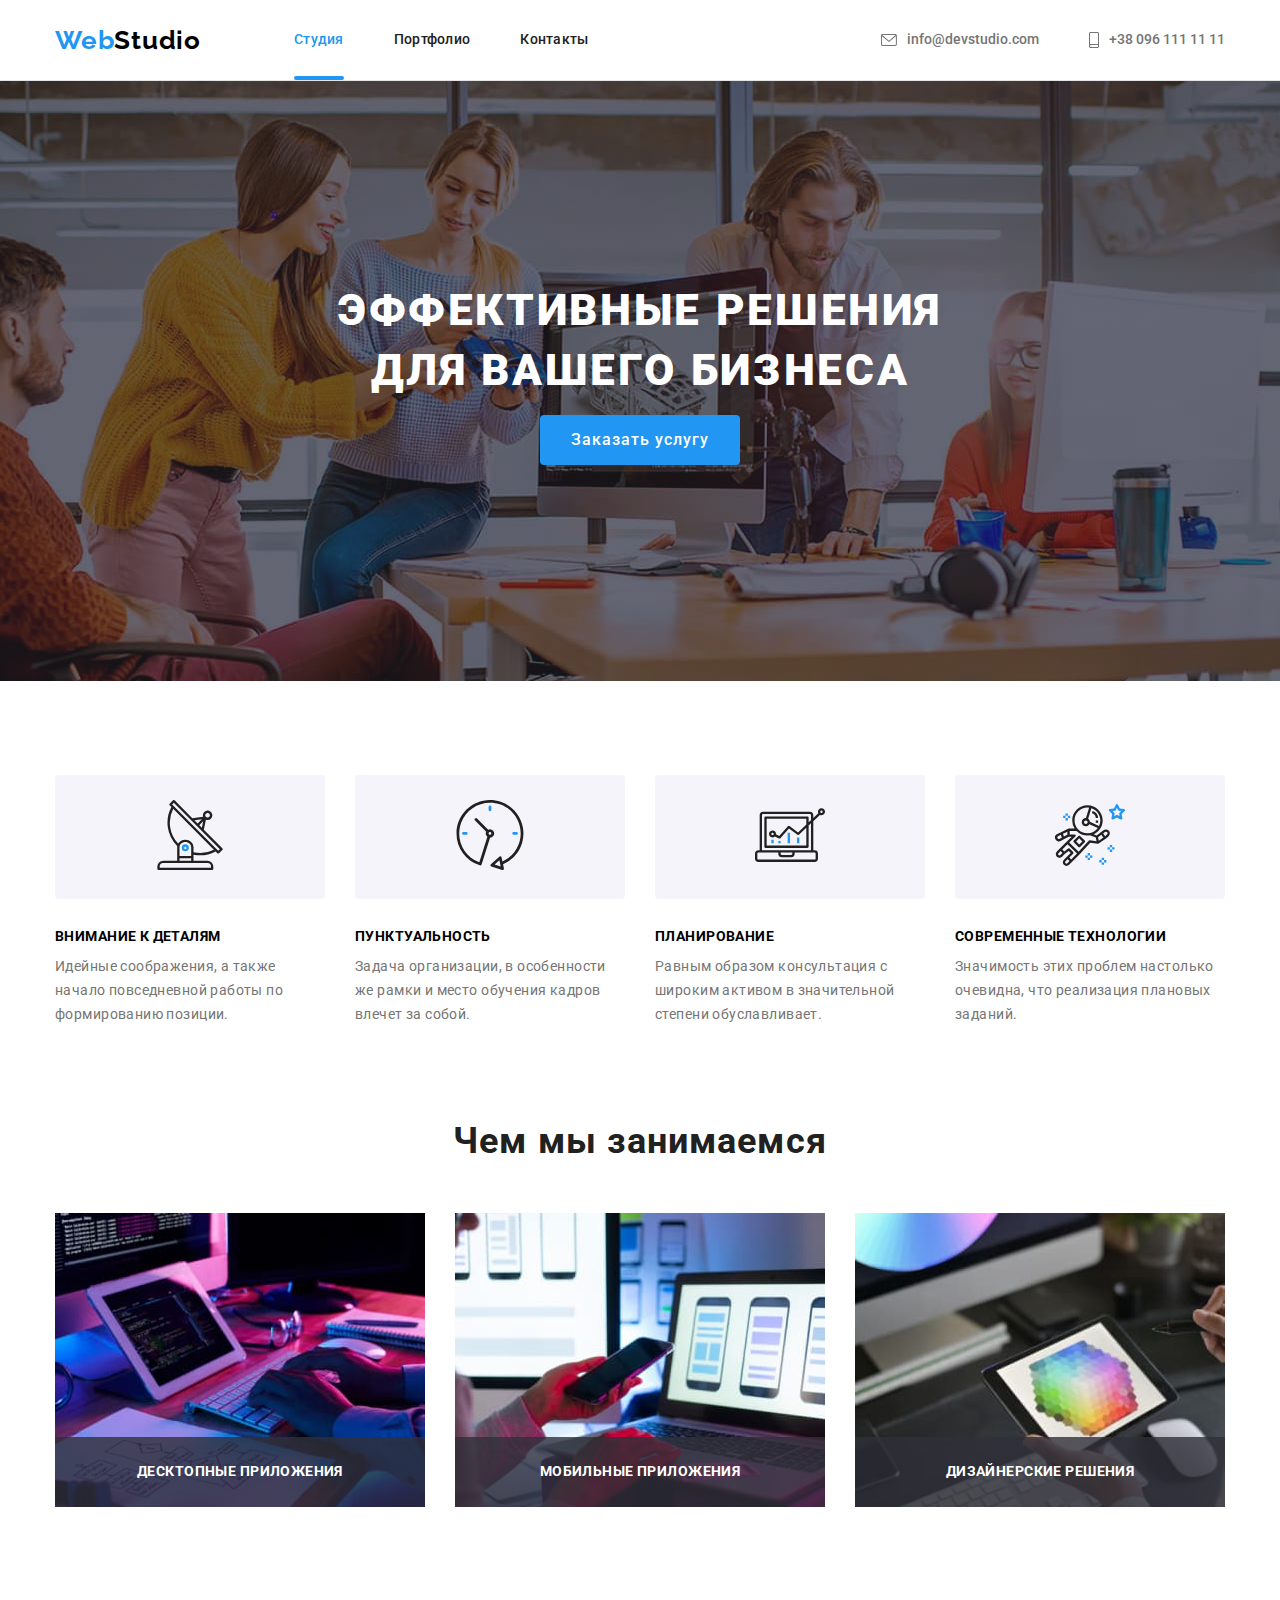
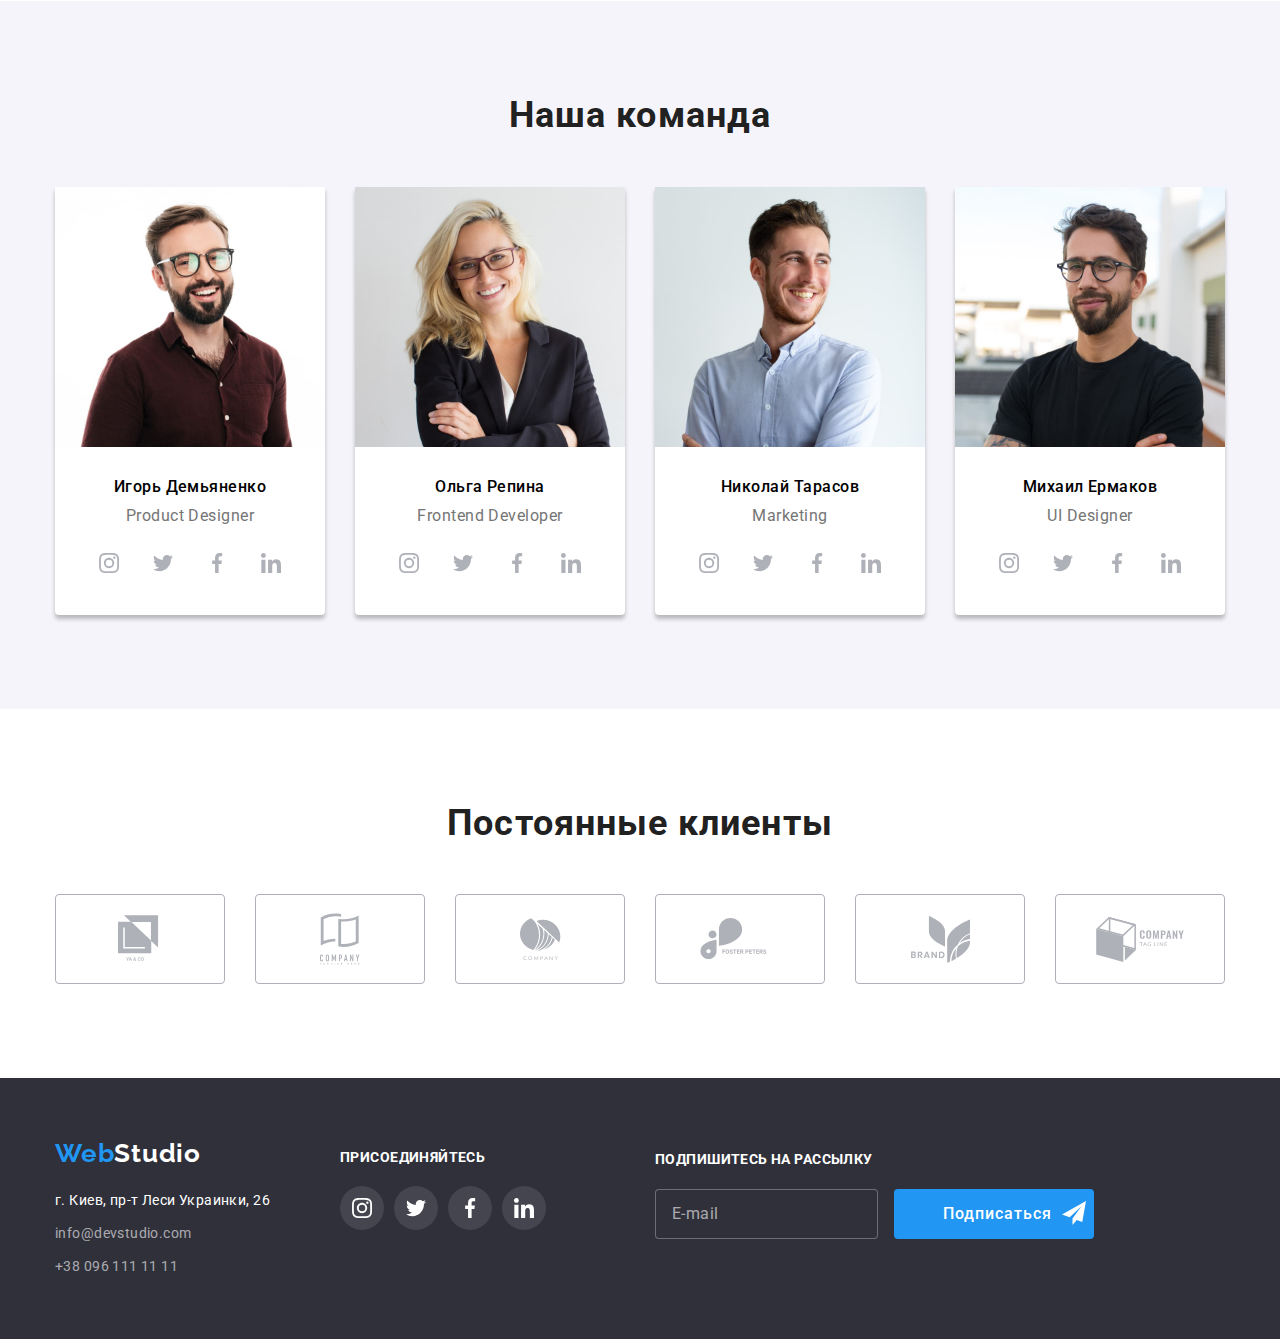
<file: index.html>
<!DOCTYPE html>
<html lang="ru">
<head>
    <meta charset="UTF-8">
    <meta name="viewport" content="width=device-width, initial-scale=1.0">
    <title>WebStudio</title>
    <link rel="stylesheet" href="https://cdnjs.cloudflare.com/ajax/libs/modern-normalize/1.0.0/modern-normalize.min.css">
    <link rel="preconnect" href="https://fonts.gstatic.com">
    <link href="https://fonts.googleapis.com/css2?family=Raleway:wght@700&family=Roboto:wght@400;500;700;900&display=swap"
        rel="stylesheet">
    <link rel="stylesheet" href="./css/styles.css">
</head>

<body>

    <header class="header">
        <div class="container">
            <a class="logo" href="index.html"><span class="web">Web</span><span class="studio">Studio</span></a>
            <nav>
                <ul class="nav-links">
                    <li class="item"><a class="nav-link current" href="index.html">Студия</a></li>
                    <li class="item"><a class="nav-link" href="portfolio.html">Портфолио</a></li>
                    <li class="item"><a class="nav-link" href="#">Контакты</a></li>
                </ul>
            </nav>
            <ul class="header-contacts">
                <li><a class="header-contact" href="mailto:info@devstudio.com">
                        <svg class="cont-icon" width="16" height="12">
                            <use href="./images/symbol-defs_opt.svg#icon-envelope"></use>
                        </svg>info@devstudio.com</a></li>
                <li><a class="header-contact" href="tel:+380961111111"> 
                        <svg class="cont-icon" width="10" height="16">
                            <use href="./images/symbol-defs_opt.svg#icon-smartphone"></use>
                        </svg> +38 096 111 11 11</a></li>
            </ul>
        </div>
    </header>

    <main>  
        <!--герой-->
        <section class="hero section">
            <div class="overlay">
                <div class="hero-title">
                    <h1 class="main-title">Эффективные решения для вашего бизнеса</h1>
                </div>
                <span class="hero-button">
                    <button class="button" type="button" data-modal-open>Заказать услугу</button>
                </span>
            </div>
        </section>

        <!--наши особенности-->
        <section class="our-peculiarities">
            <div class="container">
                <h2 class="visually-hidden">наши особенности</h2>
                <ul class="peculiarities">
                    <li class="p-item">
                        <div class="item-pecul">
                            <svg class="pec-image">
                                <use href="./images/symbol-defs_opt.svg#icon-antenna-1"></use>
                            </svg>
                        </div>
                        <h3>Внимание к деталям</h3>
                        <p>Идейные соображения, а также начало повседневной работы по формированию позиции.</p>
                    </li>
                    <li class="p-item">
                        <div class="item-pecul">
                            <svg class="pec-image">
                                <use href="./images/symbol-defs_opt.svg#icon-clock-1"></use>
                            </svg>
                        </div>
                        <h3>Пунктуальность</h3>
                        <p>Задача организации, в особенности же рамки и место обучения кадров влечет за собой.</p>
                    </li>
                    <li class="p-item">
                        <div class="item-pecul">
                            <svg class="pec-image">
                                <use href="./images/symbol-defs_opt.svg#icon-diagram-1"></use>
                            </svg>
                        </div>
                        <h3>Планирование</h3>
                        <p>Равным образом консультация с широким активом в значительной степени обуславливает.</p>
                    </li>
                    <li class="p-item">
                        <div class="item-pecul">
                            <svg class="pec-image">
                                <use href="./images/symbol-defs_opt.svg#icon-astronaut-1"></use>
                            </svg>
                        </div>
                        <h3>Современные технологии</h3>
                        <p>Значимость этих проблем настолько очевидна, что реализация плановых заданий.</p>
                    </li>
                </ul>
            </div>
        </section>

        <!--чем мы занимаемся-->
        <section class="b-features">
            <div class="container">
                <div class="our-business"><h2>Чем мы занимаемся</h2></div>
                <ul class="business-pict">
                    <li>
                        <div class="b-card">
                            <img src="./images/box_1.jpg" alt="человек набирает текст на клавиатуре" width="370">
                            <div class="b-text">
                                <h3>Десктопные приложения</h3>
                            </div>
                        </div>
                    </li>
                    <li>
                        <div class="b-card">
                            <img src="./images/box_2.jpg" alt="человек со смартфоном работает на ноутбуке" width="370">
                            <div class="b-text">
                                <h3>Мобильные приложения</h3>
                            </div>
                        </div>
                    </li>
                    <li>
                        <div class="b-card">
                            <img src="./images/box_3.jpg" alt="человек работает на планшете" width="370">
                            <div class="b-text">
                                <h3>Дизайнерские решения</h3>
                            </div>
                        </div>
                    </li>
                </ul>
            </div>
        </section>

        <!--карточки сотрудников-->
        <section class="stuff-cards">
            <div class="container">
                <h2>Наша команда</h2>
                <ul class="team-cards">
                    <li>
                        <img src="./images/img_team_1.jpg" alt="молодой мужчина дизайнер" width="270">
                        <h3>Игорь Демьяненко</h3>
                        <p>Product Designer</p>
                        <ul class="social-links">
                            <li class="s-links"><a class="button master" href="#">
                                <svg class="button-team">
                                    <use href="./images/symbol-defs_opt.svg#icon-instagram-2"></use>
                                </svg>
                            </a></li>
                            <li class="s-links"><a class="button master" href="#">
                                <svg class="button-team">
                                    <use href="./images/symbol-defs_opt.svg#icon-twitter-1"></use>
                                </svg>
                            </a></li>
                            <li class="s-links"><a class="button master" href="#">
                                <svg class="button-team">
                                    <use href="./images/symbol-defs_opt.svg#icon-facebook-1"></use>
                                </svg>
                            </a></li>
                            <li class="s-links"><a class="button master" href="#">
                                <svg class="button-team">
                                    <use href="./images/symbol-defs_opt.svg#icon-linkedin-1"></use>
                                </svg>
                            </a></li>
                        </ul>
                    </li> 
                    <li>
                        <img src="./images/img_team_2.jpg" alt="светловолосая девушка в очках" width="270">
                        <h3>Ольга Репина</h3>
                        <p>Frontend Developer</p>
                        <ul class="social-links">
                            <li class="s-links"><a class="button master" href="#">
                                    <svg class="button-team">
                                        <use href="./images/symbol-defs_opt.svg#icon-instagram-2"></use>
                                    </svg>
                                </a></li>
                            <li class="s-links"><a class="button master" href="#">
                                    <svg class="button-team">
                                        <use href="./images/symbol-defs_opt.svg#icon-twitter-1"></use>
                                    </svg>
                                </a></li>
                            <li class="s-links"><a class="button master" href="#">
                                    <svg class="button-team">
                                        <use href="./images/symbol-defs_opt.svg#icon-facebook-1"></use>
                                    </svg>
                                </a></li>
                            <li class="s-links"><a class="button master" href="#">
                                    <svg class="button-team">
                                        <use href="./images/symbol-defs_opt.svg#icon-linkedin-1"></use>
                                    </svg>
                                </a></li>
                        </ul>
                    </li>
                    <li>
                        <img src="./images/img_team_3.jpg" alt="молодой человек в светлой рубашке" width="270">
                        <h3>Николай Тарасов</h3>
                        <p>Marketing</p>
                        <ul class="social-links">
                            <li class="s-links"><a class="button master" href="#">
                                    <svg class="button-team">
                                        <use href="./images/symbol-defs_opt.svg#icon-instagram-2"></use>
                                    </svg>
                                </a></li>
                            <li class="s-links"><a class="button master" href="#">
                                    <svg class="button-team">
                                        <use href="./images/symbol-defs_opt.svg#icon-twitter-1"></use>
                                    </svg>
                                </a></li>
                            <li class="s-links"><a class="button master" href="#">
                                    <svg class="button-team">
                                        <use href="./images/symbol-defs_opt.svg#icon-facebook-1"></use>
                                    </svg>
                                </a></li>
                            <li class="s-links"><a class="button master" href="#">
                                    <svg class="button-team">
                                        <use href="./images/symbol-defs_opt.svg#icon-linkedin-1"></use>
                                    </svg>
                                </a></li>
                        </ul>
                    </li>
                    <li>
                        <img src="./images/img_team_4.jpg" alt="молодой мужчина в очках с бородой" width="270">
                        <h3>Михаил Ермаков</h3>
                        <p>UI Designer</p>
                        <ul class="social-links">
                            <li class="s-links"><a class="button master" href="#">
                                    <svg class="button-team">
                                        <use href="./images/symbol-defs_opt.svg#icon-instagram-2"></use>
                                    </svg>
                                </a></li>
                            <li class="s-links"><a class="button master" href="#">
                                    <svg class="button-team">
                                        <use href="./images/symbol-defs_opt.svg#icon-twitter-1"></use>
                                    </svg>
                                </a></li>
                            <li class="s-links"><a class="button master" href="#">
                                    <svg class="button-team">
                                        <use href="./images/symbol-defs_opt.svg#icon-facebook-1"></use>
                                    </svg>
                                </a></li>
                            <li class="s-links"><a class="button master" href="#">
                                    <svg class="button-team">
                                        <use href="./images/symbol-defs_opt.svg#icon-linkedin-1"></use>
                                    </svg>
                                </a></li>
                        </ul>
                    </li>
                </ul>
            </div>
        </section>

            <!-- список клиентов -->
        <section class="clients">
            <div class="container">
                    <h2 class="clients-title">Постоянные клиенты</h2>
                    <ul class="clients-list">
                        <li>
                            <a class="cl-link" href="">
                                <svg class="cl-image" width="44.3" height="49.3">
                                    <use href="./images/symbol-defs_opt.svg#icon-logo-1"></use>
                                </svg>
                            </a>
                        </li>
                        <li>
                            <a class="cl-link" href="">
                                <svg class="cl-image" width="40" height="52">
                                    <use href="./images/symbol-defs_opt.svg#icon-logo-2"></use>
                                </svg>
                            </a>
                        </li>
                        <li>
                            <a class="cl-link" href="">
                                <svg class="cl-image" width="41" height="42.6">
                                    <use href="./images/symbol-defs_opt.svg#icon-logo-3"></use>
                                </svg>
                            </a>
                        </li>
                        <li>
                            <a class="cl-link" href="">
                                <svg class="cl-image" width="79.66" height="42.02">
                                    <use href="./images/symbol-defs_opt.svg#icon-logo-4"></use>
                                </svg>
                            </a>
                        </li>
                        <li>
                            <a class="cl-link" href="">
                                <svg class="cl-image" width="59" height="47">
                                    <use href="./images/symbol-defs_opt.svg#icon-logo-5"></use>
                                </svg>
                            </a>
                        </li>
                        <li>
                            <a class="cl-link" href="">
                                <svg class="cl-image" width="88.48" height="45.44">
                                    <use href="./images/symbol-defs_opt.svg#icon-logo-6"></use>
                                </svg>
                            </a>
                        </li>
                    </ul>
            </div>
        </section>
        <!--Модальное окно "заказать услугу"-->
        <div class="backdrop is-hidden" data-modal>
            <div class="modal">
                <div class="close-button">
                    <button class="close" data-modal-close>
                        <svg class="cross-icon" width="11" height="11">
                            <use href="./images/symbol-defs_opt.svg#cross"></use>
                        </svg>
                    </button>
                </div>
                <p class="modal-title">Оставьте свои данные, мы вам перезвоним</p>
                <form action="" class="modal-form">
                    <!--поля регистрации -->
                    <label for="m-name">Имя</label>
                    <div class="m-field modal-name">
                        <input class="modal-input" type="text" name="name" id="m-name">
                        <svg class="m-icon name-icon" width="18" height="18">
                            <use href="./images/symbol-defs_opt.svg#icon-person-black"></use>
                        </svg>
                    </div>
                    
                    <label for="m-phone">Телефон</label>
                    <div class="m-field modal-phone">
                        <input type="text" name="phone" id="m-phone">
                        <svg class="m-icon email-icon" width="18" height="18">
                            <use href="./images/symbol-defs_opt.svg#icon-phone-black"></use>
                        </svg>
                    </div>
                    <label for="m-email">Почта</label>
                    <div class="m-field modal-email">
                        <input type="email" name="email" id="m-email">
                        <svg class="m-icon email-icon" width="18" height="18">
                            <use href="./images/symbol-defs_opt.svg#icon-email-black"></use>
                        </svg>
                    </div>
                        <label for="comment">Комментарий</label>
                        <div class="m-field comment-field">
                            <textarea class="comment-space" name="comment" id="comment" cols="40" rows="5" placeholder="Введите текст"></textarea>
                        </div>
                    <div class="modal-checkbox">
                        <label for="m-accept" class="modal-check"">
                            <input type="checkbox" name="accept" value="accept" id="m-accept" class="check-icon visually-hidden">
                            <svg class="checkbox-icon" width="13" height="10">
                                <use href="./images/symbol-defs_opt.svg#galochka"></use>
                            </svg>
                            <!--<label for="m-accept" class="modal-check"> -->
                                Соглашаюсь с рассылкой и принимаю <a class="" href="#">Условия договора</a>
                            <!--</label> -->
                        </label>
                    </div>
                    <button type="submit" class="button email-submit">Отправить</button>
                </form>
            </div>
        </div>
    </main>

    <footer>
        <div class="container">
            <div class="f-blocks">
                <div class="f-address"><a class="f-logo" href="index.html"><span class="web">Web</span><span class="f-studio">Studio</span></a>
                        <ul class="f-contacts">
                            <li>
                                <address class="address">г. Киев, пр-т Леси Украинки, 26</address>
                            </li>
                            <li><a class="footer-contacts" href="mailto:info@devstudio.com">info@devstudio.com</a></li>
                            <li><a class="footer-contacts" href="tel:+380961111111">+38 096 111 11 11</a></li>
                        </ul>
                </div>
                <div class="f-links">
                        <h3>присоединяйтесь</h3>
                        <ul class="footer-links">
                            <li class="foot-link"><a class="button foot-master" href="#">
                                    <svg class="button-team">
                                        <use href="./images/symbol-defs_opt.svg#icon-instagram-2"></use>
                                    </svg>
                                </a></li>
                            <li class="foot-link"><a class="button foot-master" href="#">
                                    <svg class="button-team">
                                        <use href="./images/symbol-defs_opt.svg#icon-twitter-1"></use>
                                    </svg>
                                </a></li>
                            <li class="foot-link"><a class="button foot-master" href="#">
                                    <svg class="button-team">
                                        <use href="./images/symbol-defs_opt.svg#icon-facebook-1"></use>
                                    </svg>
                                </a></li>
                            <li class="foot-link"><a class="button foot-master" href="#">
                                    <svg class="button-team">
                                        <use href="./images/symbol-defs_opt.svg#icon-linkedin-1"></use>
                                    </svg>
                                </a></li>
                        </ul>
                </div>
                <div class="footer-form">
                    <form class="f-form">
                        <label class="f-label" for="user-email" name="email">Подпишитесь на рассылку</label>
                        <div class="f-area">
                            <input class="f-input" type="email" id="user-email" placeholder="E-mail">
                            <button type="submit"class="button email-submit">Подписаться
                                <svg class="send-icon" width="24" height="24">
                                    <use href="./images/symbol-defs_opt.svg#icon-send"></use>
                                </svg>
                                <!--<img class="send-icon" src="./images/icon send.svg" alt="бумажный самолетик" width="24px" height="24px"> -->
                            </button>
                        </div>
                    </form>
                </div>
            </div>
        </div>
    </footer>
    <script src="./js/modal.js"></script>
</body>
</html>




<!-- <p class="f-email-text">Подпишитесь на рассылку</p> -->
</file>
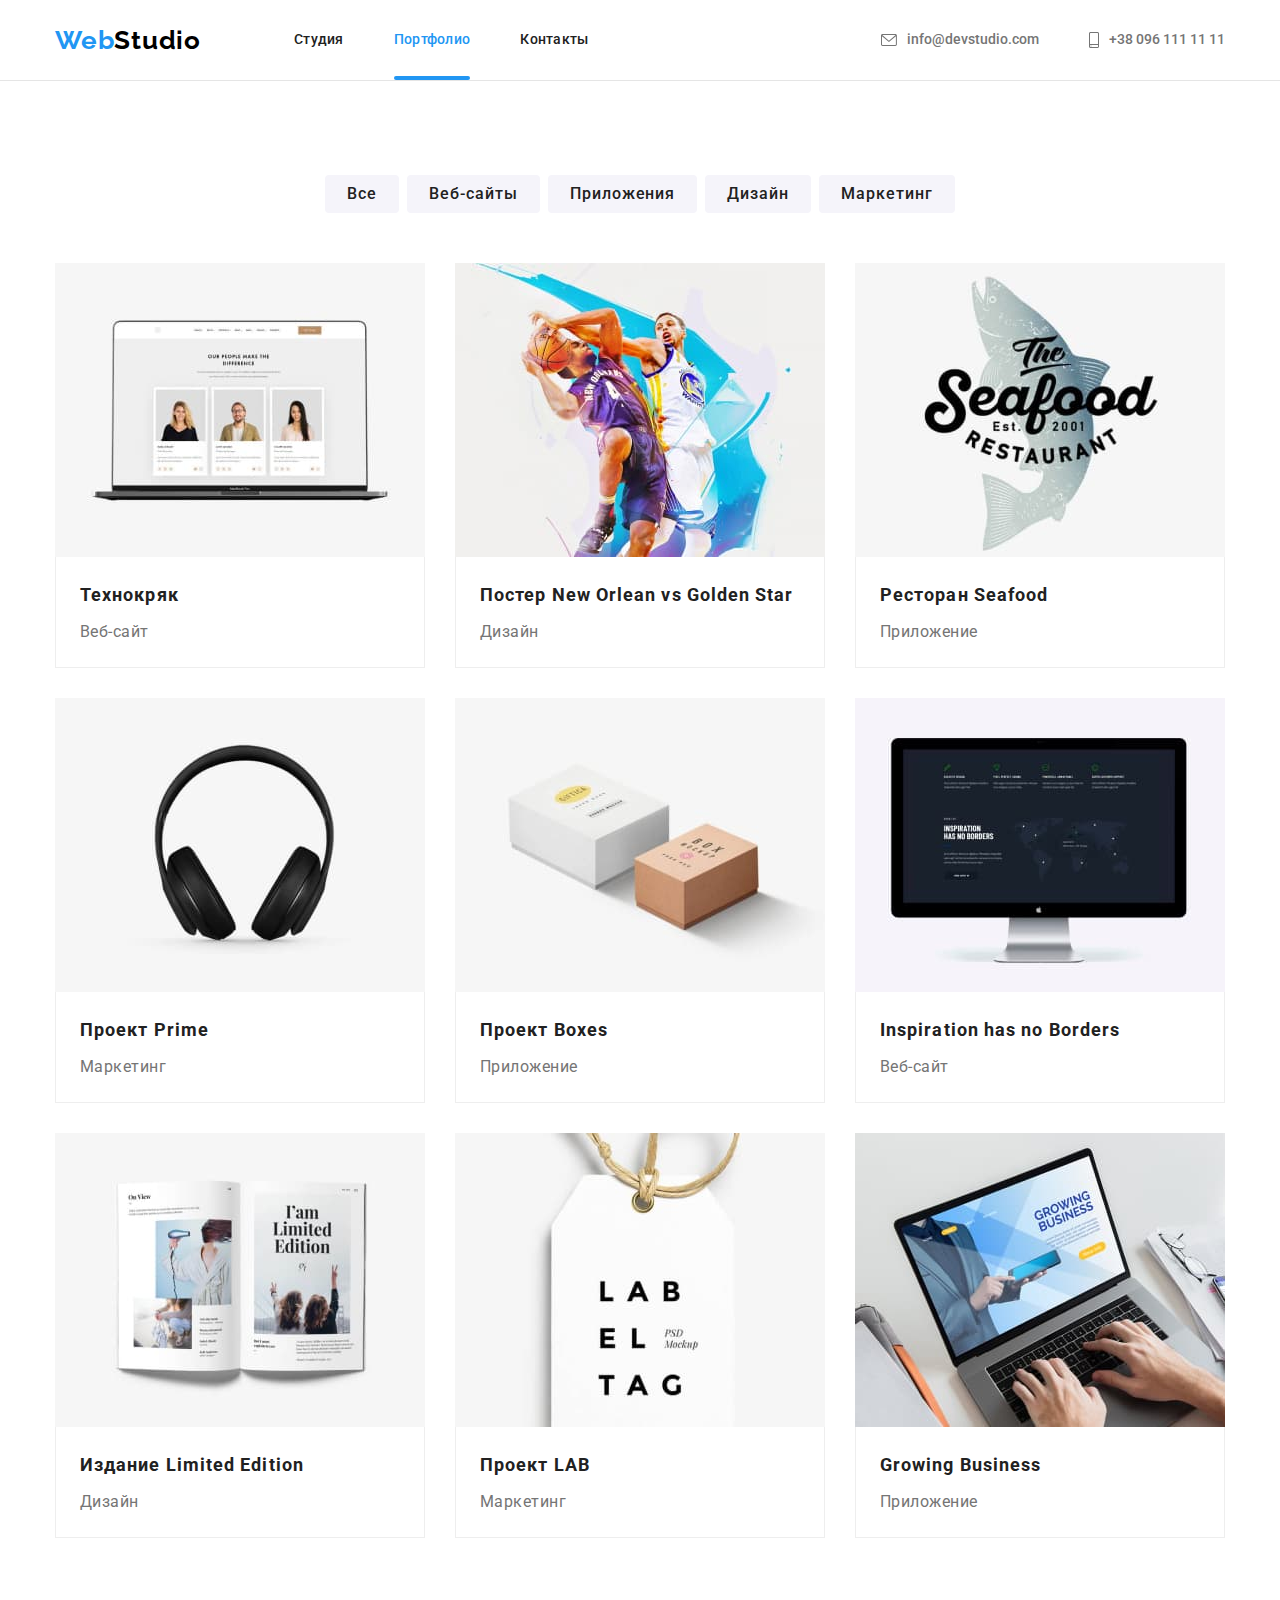
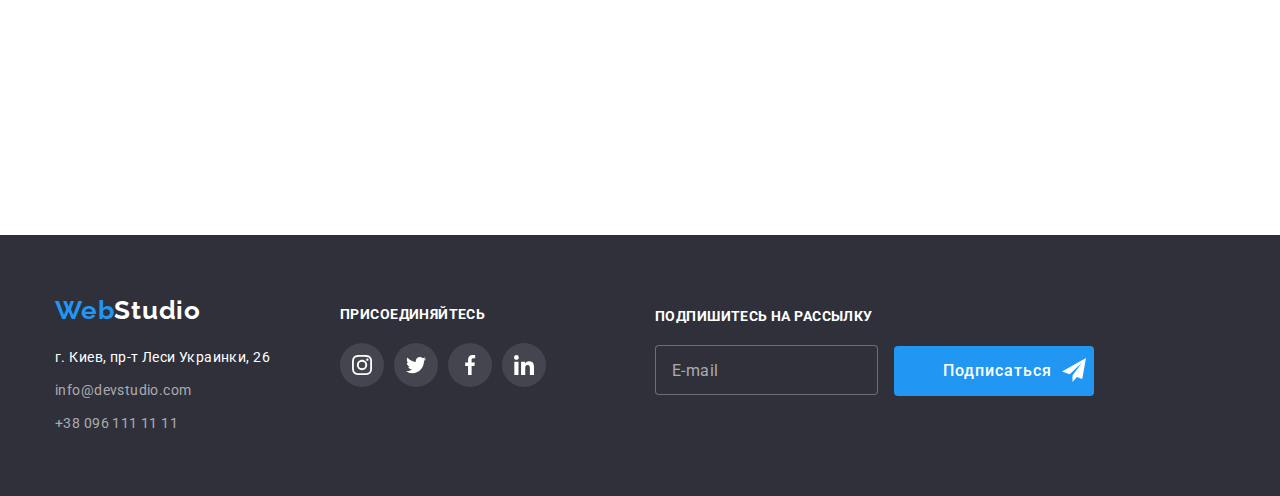
<file: portfolio.html>
<!DOCTYPE html>
<html lang="ru">
<head>
    <meta charset="UTF-8">
    <meta name="viewport" content="width=device-width, initial-scale=1.0">
    <title>Portfolio</title>
    <link rel="stylesheet" href="https://cdnjs.cloudflare.com/ajax/libs/modern-normalize/1.0.0/modern-normalize.min.css">
    <link rel="preconnect" href="https://fonts.gstatic.com">
    <link href="https://fonts.googleapis.com/css2?family=Raleway:wght@700&family=Roboto:wght@400;500;700;900&display=swap"
        rel="stylesheet">
    <link rel="stylesheet" href="./css/styles.css">
</head>
<body>
    <header class="header">
        <div class="container">
            <a class="logo" href="index.html"><span class="web">Web</span><span class="studio">Studio</span></a>
            <nav>
                <ul class="nav-links">
                    <li class="item"><a class="nav-link" href="index.html">Студия</a></li>
                    <li class="item"><a class="nav-link current" href="portfolio.html">Портфолио</a></li>
                    <li class="item"><a class="nav-link" href="#">Контакты</a></li>
                </ul>
            </nav>
            <ul class="header-contacts">
                <li><a class="header-contact" href="mailto:info@devstudio.com">
                        <svg class="cont-icon" width="16" height="12">
                            <use href="./images/symbol-defs_opt.svg#icon-envelope"></use>
                        </svg>info@devstudio.com</a></li>
                <li><a class="header-contact" href="tel:+380961111111">
                        <svg class="cont-icon" width="10" height="16">
                            <use href="./images/symbol-defs_opt.svg#icon-smartphone"></use>
                        </svg> +38 096 111 11 11</a></li>
            </ul>
        </div>
    </header>
    <main>
        <section class="portfolio-cards">
            <div class="container">
                <h1 class="visually-hidden" >портфолио</h1>
                <!-- кнопки-фильтры-->
                <h2 class="visually-hidden">кнопки-фильтры</h2>
                <ul class="buttons">
                    <li>
                        <button class="button" type="button">Все</button>
                    </li>
                    <li>
                        <button class="button" type="button">Веб-сайты</button>
                    </li>
                    <li>
                        <button class="button" type="button">Приложения</button>
                    </li>
                    <li>
                        <button class="button" type="button">Дизайн</button>
                    </li>
                    <li>
                        <button class="button" type="button">Маркетинг</button>
                    </li>
                </ul>
                <h2 class="visually-hidden">карточки портфолио</h2>
                <ul class="pf-cards">
                    <li>
                        <a class="pf-link" href="">
                            <div class="pf-card">
                                <img src="./images/pf-1.jpg" alt="открытый лэптоп" width="370">
                                <div class="overlay">
                                    <span class="overlay-text">Технокряк это современная площадка распространения коронавируса. Компании используют эту платформу для цифрового
                                    шпионажа и атак на защищённые сервера конкурентов.</span>
                                </div>
                            </div>
                            <div class="pf-item">
                                <h3>Технокряк</h3>
                                <p>Веб-сайт</p>
                            </div>  
                        </a>
                    </li>
                    <li>
                        <a class="pf-link" href="">
                            <div class="pf-card">
                                <img src="./images/pf-2.jpg" alt="два баскетболиста" width="370">
                                <div class="overlay">
                                    <span class="overlay-text">Технокряк это современная площадка распространения коронавируса. Компании используют эту
                                        платформу для цифрового
                                        шпионажа и атак на защищённые сервера конкурентов.</span>
                                </div>
                            </div>
                            <div class="pf-item">
                                <h3>Постер New Orlean vs Golden Star</h3>
                                <p>Дизайн</p>
                            </div>
                        </a>
                    </li>
                    <li>
                        <a class="pf-link" href="">
                            <div class="pf-card">
                                <img src="./images/pf-3.jpg" alt="логотип в виде рыбы" width="370">
                                <div class="overlay">
                                    <span class="overlay-text">Технокряк это современная площадка распространения коронавируса. Компании используют эту
                                        платформу для цифрового
                                        шпионажа и атак на защищённые сервера конкурентов.</span>
                                </div>
                            </div>
                            <div class="pf-item">
                                <h3>Ресторан Seafood</h3>
                                <p>Приложение</p>
                            </div>
                        </a>
                    </li>
                    <li>
                        <a class="pf-link" href="">
                            <div class="pf-card">
                                <img src="./images/pf-4.jpg" alt="наушники" width="370">
                                <div class="overlay">
                                    <span class="overlay-text">Технокряк это современная площадка распространения коронавируса. Компании используют эту
                                        платформу для цифрового
                                        шпионажа и атак на защищённые сервера конкурентов.</span>
                                </div>
                            </div>
                            <div class="pf-item">
                                <h3>Проект Prime</h3>
                                <p>Маркетинг</p>
                            </div>
                        </a>
                    </li>
                    <li>
                        <a class="pf-link" href="">
                            <div class="pf-card">
                                <img src="./images/pf-5.jpg" alt="две коробки разного цвета" width="370">
                                <div class="overlay">
                                    <span class="overlay-text">Технокряк это современная площадка распространения коронавируса. Компании используют эту
                                        платформу для цифрового
                                        шпионажа и атак на защищённые сервера конкурентов.</span>
                                </div>
                            </div>
                            <div class="pf-item">
                                <h3>Проект Boxes</h3>
                                <p>Приложение</p>
                            </div>
                        </a>
                    </li>
                    <li>
                        <a class="pf-link" href="">
                            <div class="pf-card">
                                <img src="./images/pf-6.jpg" alt="монитор с веб страницей" width="370">
                                <div class="overlay">
                                    <span class="overlay-text">Технокряк это современная площадка распространения коронавируса. Компании используют эту
                                        платформу для цифрового
                                        шпионажа и атак на защищённые сервера конкурентов.</span>
                                </div>
                            </div>
                            <div class="pf-item">
                                <h3 lang="en">Inspiration has no Borders</h3>
                                <p>Веб-сайт</p>
                            </div>
                        </a>
                    </li>
                    <li>
                        <a class="pf-link" href="">
                            <div class="pf-card">
                                <img src="./images/pf-7.jpg" alt="книга на английском языке" width="370">
                                <div class="overlay">
                                    <span class="overlay-text">Технокряк это современная площадка распространения коронавируса. Компании используют эту
                                        платформу для цифрового
                                        шпионажа и атак на защищённые сервера конкурентов.</span>
                                </div>
                            </div>
                            <div class="pf-item">
                                <h3>Издание Limited Edition</h3>
                                <p>Дизайн</p>
                            </div>
                        </a>
                    </li>
                    <li>
                        <a class="pf-link" href="">
                            <div class="pf-card">
                                    <img src="./images/pf-8.jpg" alt="ярлык со шнурком" width="370">
                                    <div class="overlay">
                                        <span class="overlay-text">Технокряк это современная площадка распространения коронавируса. Компании используют эту
                                            платформу для цифрового
                                            шпионажа и атак на защищённые сервера конкурентов.</span>
                                    </div>
                            </div>
                            <div class="pf-item">
                                <h3>Проект LAB</h3>
                                <p>Маркетинг</p>
                            </div>
                        </a>
                    </li>
                    <li>
                        <a class="pf-link" href="">
                            <div class="pf-card">
                                <img src="./images/pf-9.jpg" alt="человек набирает текст на лептопе" width="370">
                                <div class="overlay">
                                    <span class="overlay-text">Технокряк это современная площадка распространения коронавируса. Компании используют эту
                                        платформу для цифрового
                                        шпионажа и атак на защищённые сервера конкурентов.</span>
                                </div>
                            </div>
                            <div class="pf-item">
                                <h3 lang="en">Growing Business</h3>
                                <p>Приложение</p>
                            </div>
                        </a>
                    </li>
                </ul>
            </div>
        </section>
    </main>

<footer>
    <div class="container">
        <div class="f-blocks">
            <div class="f-address"><a class="f-logo" href="index.html"><span class="web">Web</span><span
                        class="f-studio">Studio</span></a>
                <ul class="f-contacts">
                    <li>
                        <address class="address">г. Киев, пр-т Леси Украинки, 26</address>
                    </li>
                    <li><a class="footer-contacts" href="mailto:info@devstudio.com">info@devstudio.com</a></li>
                    <li><a class="footer-contacts" href="tel:+380961111111">+38 096 111 11 11</a></li>
                </ul>
            </div>
            <div class="f-links">
                <h3>присоединяйтесь</h3>
                <ul class="footer-links">
                    <li class="foot-link"><a class="button foot-master" href="#">
                            <svg class="button-team">
                                <use href="./images/symbol-defs_opt.svg#icon-instagram-2"></use>
                            </svg>
                        </a></li>
                    <li class="foot-link"><a class="button foot-master" href="#">
                            <svg class="button-team">
                                <use href="./images/symbol-defs_opt.svg#icon-twitter-1"></use>
                            </svg>
                        </a></li>
                    <li class="foot-link"><a class="button foot-master" href="#">
                            <svg class="button-team">
                                <use href="./images/symbol-defs_opt.svg#icon-facebook-1"></use>
                            </svg>
                        </a></li>
                    <li class="foot-link"><a class="button foot-master" href="#">
                            <svg class="button-team">
                                <use href="./images/symbol-defs_opt.svg#icon-linkedin-1"></use>
                            </svg>
                        </a></li>
                </ul>
            </div>
            <div class="footer-form">
                <form class="f-form">
                    <label class="f-label" for="user-email" name="email">Подпишитесь на рассылку</label>
                    <div class="f-area">
                        <input class="f-input" type="email" id="user-email" placeholder="E-mail">
                        <button type="submit" class="button email-submit">Подписаться
                            <svg class="send-icon" width="24" height="24">
                                <use href="./images/symbol-defs_opt.svg#icon-send"></use>
                            </svg>
                            <!--<img class="send-icon" src="./images/icon send.svg" alt="бумажный самолетик" width="24px" height="24px"> -->
                        </button>
                    </div>
                </form>
            </div>
        </div>
    </div>
</footer>
</body>
</html>
</file>
<file: css/styles.css>
:root {
  --header-bg-color: #ffffff;
  --main-bg-color: #e5e5e5;
  --footer-bg-color: #2f303a;
  --accent-color: #2196f3;
  --text-color: #212121;
  --icon-slink-color: #afb1b8;
  --animation-duration: 250ms;
  --animation-type: cubic-bezier(0.4, 0, 0.2, 1);
}
/* общие */
body,
body address {
  font-family: Roboto, sans-serif;
  font-style: normal;
}

a {
  text-decoration: none;
}

li {
  list-style: none;
}

.visually-hidden {
  position: absolute;
  clip: rect(0 0 0 0);
  width: 1px;
  height: 1px;
  margin: -1px;
}
.container {
  width: 1200px;
  margin-left: auto;
  margin-right: auto;
  padding-left: 15px;
  padding-right: 15px;
}
/* хедер */
header {
  background-color: var(--header-bg-color);
  border-bottom: 1px solid var(--main-bg-color);
}
header > .container {
  display: flex;
  align-items: center;
}

ul {
  margin-top: 0;
  margin-bottom: 0;
  padding-left: 0;
}

h1 {
  margin-top: 0;
  margin-bottom: 0;
}
img {
  display: block;
}
/*логотип вебстудия*/
.logo {
  margin-right: 93px;
}
.web,
.studio {
  font-family: Raleway;
  font-style: normal;
  font-weight: 700;
  font-size: 26px;
  line-height: 1.19;
  letter-spacing: 0.03em;
  color: #000000;
}
.web {
  color: var(--accent-color);
}
/*ссылки навигации*/
.nav-links {
  display: flex;
}
.nav-links > .item:not(:last-child) {
  margin-right: 50px;
}

.nav-link {
  display: block;
  padding: 32px 0;
  font-weight: 500;
  font-size: 14px;
  line-height: 1.14;
  letter-spacing: 0.02em;
  color: var(--text-color);
  transition-property: color;
  transition-duration: 250ms;
  

}
.nav-link:focus,
.nav-link:hover {
  color: var(--accent-color);
}
.nav-link.current {
  position: relative;
  color: var(--accent-color);
}

.nav-link.current::after {
  content: '';
  position: absolute;
  display: block;
  width: 100%;
  height: 4px;
  border-radius: 2px;
  bottom: 0;
  left: 0;
  background-color: var(--accent-color);
}

/* имейл и  телефон */
.header-contacts {
  display: flex;
  margin-left: auto;
}
.header-contacts > li:not(:last-child) {
  margin-right: 50px;
}
.header-contact {
  display: flex;
  align-items: center;
  font-weight: 500;
  font-size: 14px;
  line-height: 1.14;
  color: #757575;
  transition-property: color;
  transition-duration: var(--animation-duration);
  
}
.header-contact:focus,
.header-contact:hover {
  color: var(--accent-color);
}
.cont-icon {
  margin-right: 10px;
  fill: currentColor;
}

/*стартовая страница*/
/*герой*/

.hero .section {
  padding: 0;
  background-color: #c4c4c4;
}

.overlay {
  max-width: 1600px;
  margin: 0 auto;
}
.hero .overlay {
  height: 600px;
  padding-top: 200px;
  background-image: linear-gradient(
      to right,
      rgba(47, 48, 58, 0.4),
      rgba(47, 48, 58, 0.4)
    ),
    url(../images/Hero_main.jpg);

  background-position: center;
}
.hero-title {
  width: 696px;
  text-align: center;
  margin: 0 auto;
}
.hero,
.main-title {
  font-weight: 900;
  font-size: 44px;
  line-height: 1.36;
  text-align: center;
  letter-spacing: 0.06em;
  text-transform: uppercase;
  color: var(--header-bg-color);
  /*background-color: var(--footer-bg-color);*/
}


.button {
  display: inline-block;
  border-style: none;
  outline: none;
  padding: 6px 22px;
  border-radius: 4px;
  font-weight: 500;
  font-size: 16px;
  line-height: 1.63;
  align-items: center;
  text-align: center;
  letter-spacing: 0.06em;
  color: var(--text-color);
  background-color: #f5f4fa;
}

.hero-button > .button {
  width: 200px;
  height: 50px;
  color: var(--header-bg-color);
  background-color: var(--accent-color);
  transition-property: color;
  transition-property: background-color;
  transition-duration: var(--animation-duration);
}
.hero-button > .button:focus,
.hero-button > .button:hover {
  color: var(--text-color);
  background-color: #f5f4fa;
  cursor: pointer;
}

.button:focus,
.button:hover {
  color: var(--header-bg-color);
  background-color: var(--accent-color);
  cursor: pointer;
}

/*наши особенности главная страница*/
.our-peculiarities {
  padding-top: 94px;
  padding-bottom: 94px;
}
.peculiarities {
  display: flex;
  margin-left: auto;
}

.peculiarities > li:not(:last-child) {
  margin-right: 30px;
}
.p-item {
  width: 270px;
}
.item-pecul {
  padding: 25px 100px;
  margin-bottom: 30px;
  background: #f5f4fa;
  border-radius: 4px;
}

.pec-image {
  width: 70px;
  height: 70px;
}
.p-item > p {
  margin-top: 10px;
  margin-bottom: 0;
}

.p-item > h3 {
  margin: 0;
}
.peculiarities h3 {
  font-weight: 700;
  font-size: 14px;
  line-height: 1.14;
  letter-spacing: 0.03em;
  text-transform: uppercase;
}
.peculiarities p {
  font-weight: 400;
  font-size: 14px;
  line-height: 1.71;
  letter-spacing: 0.03em;
  color: #757575;
}
/*чем занимаемся. главная страница*/
.b-features {
  padding-top: 0;
  padding-bottom: 94px;
}

.business-pict {
  display: flex;
  margin-left: auto;
}

.business-pict > li:not(:last-child) {
  margin-right: 30px;
}
.our-business .team,
h2 {
  text-align: center;
  margin-bottom: 0;
  margin-top: 0;
  font-weight: 700;
  font-size: 36px;
  line-height: 1.16;
  letter-spacing: 0.03em;
  color: #212121;
}
.b-card {
  position: relative;
}

.b-text {
  position: absolute;
  bottom: 0%;
  width: 100%;
  height: 70px;
  padding: 27px 82px;
  background-color: rgba(47, 48, 58, 0.8);
}
.b-text > h3 {
  margin-top: 0;
  font: Roboto;
  font-weight: 700;
  font-size: 14px;
  text-align: center;
  line-height: 1.14;
  letter-spacing: 0.03em;
  text-transform: uppercase;
  color: var(--header-bg-color);
}

/* наша команда */
.stuff-cards {
  padding-top: 94px;
  padding-bottom: 94px;
  background-color: #f5f4fa;
}

.team-cards {
  display: flex;
}
.team-cards > li {
  background-color: var(--header-bg-color);
  border-radius: 0px 0px 4px 4px;
  box-shadow: 0px 4px 4px 0px rgba(0, 0, 0, 0.25);
  /*filter: drop-shadow(0px 4px 4px rgba(0, 0, 0, 0.25));*/
}
.team-cards > li:not(:last-child) {
  margin-right: 30px;
}

.team-cards h3 {
  margin-top: 30px;
  margin-bottom: 0;
  text-align: center;
  font-weight: 500;
  font-size: 16px;
  line-height: 1.19;
  letter-spacing: 0.03em;
}
.team-cards p {
  margin-top: 10px;
  margin-bottom: 16px;
  text-align: center;
  font-weight: 400;
  font-size: 16px;
  line-height: 1.19;
  letter-spacing: 0.03em;
  color: #757575;
}

/* кнопки соцсетей в карточках команды*/
.social-links {
  display: inline-flex;
  margin-left: 32px;
  margin-right: 32px;
  margin-bottom: 30px;
}

.social-links > li:not(:last-child) {
  margin-right: 10px;
}


.master {
  display: inline-flex;
  justify-content: center;
  align-items: center;
  width: 44px;
  height: 44px;
  padding: 12px;
  border: none;
  border-radius: 50%;
  background-color: var(--header-bg-color);
  fill: var(--icon-slink-color);
}


.s-links :hover,
.s-links :focus {
  background-color: var(--accent-color);
  fill: var(--header-bg-color);
  cursor: pointer;
} 

.button-team {
  width: 20px;
  height: 20px;
}

/* наши клиенты*/
.clients {
  padding-top: 94px;
  padding-bottom: 94px;
}
.clients-title,
h2 {
  margin-bottom: 50px;
  text-align: center;
}
.clients-list {
  display: flex;
  margin-left: auto;
  align-items: center;
}

.clients-list > li:not(:last-child) {
  margin-right: 30px;
}
.cl-link {
  display: inline-flex;
  justify-content: center;
  align-items: center;
  width: 170px;
  height: 90px;
  box-sizing: border-box;
  border: 1px solid #afb1b8;
  border-radius: 4px;
  color: var(--icon-slink-color);
  transition-property: color;
  transition-duration: var(--animation-duration);
}
.cl-image {
  fill: currentColor;
}

.cl-link:focus,
.cl-link:hover {
  color: var(--accent-color);
  border-color: var(--accent-color);
  cursor: pointer;
}

/* страница портфолио*/
main {
  background-color: var(--header-bg-color);
}

/* кнопки карточек */
.buttons {
  display: flex;
  justify-content: center;
  padding-bottom: 50px;
  font-family: inherit;
  font-weight: 500;
  font-size: 16px;
  line-height: 1.73;
  letter-spacing: 0.03em;
  color: var(--text-color);
  background-color: var(--header-bg-color);
  cursor: pointer;
  
}
.button {
  transition-property: color, background-color;
  transition-duration: var(--animation-duration);
}

.button:focus,
.button:hover {
  color: var(--header-bg-color);
  background-color: var(--accent-color);
}

.buttons > li:not(:last-child) {
  margin-right: 8px;
}

/* карточки портфолио*/
.portfolio-cards {
  padding-top: 94px;
  padding-bottom: 297px;
}
.pf-cards {
  display: flex;
  flex-wrap: wrap;
  margin-left: auto;
}
.pf-cards > li {
  margin-right: 30px;
  margin-bottom: 30px;
  width: 370px;
  background-color: var(--header-bg-color);
}

.pf-cards > li:nth-child(3n) {
  margin-right: 0;
}

.pf-cards > li:nth-last-child(-n + 3) {
  margin-bottom: 0;
}

.pf-cards h3 {
  margin-top: 0px;
  margin-right: 0;
  margin-bottom: 4px;
  font-weight: 700;
  font-size: 18px;
  line-height: 2;
  letter-spacing: 0.06em;
  color: var(--text-color);
}

.pf-cards p {
  margin-top: 0;
  margin-right: 0;
  margin-bottom: 0;
  font-weight: 400;
  font-size: 16px;
  line-height: 1.87;
  letter-spacing: 0.03em;
  color: #757575;
}

.pf-item {
  border-right: 1px solid #eeeeee;
  border-bottom: 1px solid #eeeeee;
  border-left: 1px solid #eeeeee;
  padding-left: 24px;
  padding-right: 24px;
  padding-top: 20px;
  padding-bottom: 20px;
}

.pf-card {
  position: relative;
  display: block;
  overflow: hidden;
}

.pf-link:hover,
.pf-link:focus {
  box-shadow: 0px 1px 1px rgba(0, 0, 0, 0.12), 1px 4px 6px rgba(0, 0, 0, 0.16),
    0px 4px 4px rgba(63, 1, 1, 0.14);
}

.pf-card .overlay {
  position: absolute;
  width: 100%;
  height: 100%;
  left: 0;
  top: 0;
  background-color: var(--accent-color);
  opacity: 0.9;
  transform: translateY(100%);
  transition: transform var(--animation-duration) var(--animation-type);
}

.overlay-text {
  display: block;
  font-family: Roboto;
  font-weight: 400;
  font-size: 18px;
  line-height: 1.55;
  text-align: left;
  padding: 63px 24px;
  letter-spacing: 0.02em;
  opacity: 1;
  color: #ffffff;
}

.pf-link:hover .overlay,
.pf-link:focus .overlay {
  transform: translateY(0);
}

/*футер*/
footer {
  padding-top: 60px;
  padding-bottom: 60px;
  background-color: var(--footer-bg-color);
}
.f-blocks {
  display: flex;
}
.f-studio {
  font-family: Raleway;
  font-style: normal;
  font-weight: 700;
  font-size: 26px;
  line-height: 1.19;
  letter-spacing: 0.03em;
  color: var(--header-bg-color);
}
.f-contacts {
  margin-top: 20px;
}
.f-contacts > li:not(:first-child) {
  padding-top: 9px;
}
.address {
  font-weight: 400;
  font-size: 14px;
  line-height: 1.71;
  letter-spacing: 0.03em;
  color: var(--header-bg-color);
}
.footer-contacts {
  font-weight: 400;
  font-size: 14px;
  line-height: 1.71;
  letter-spacing: 0.03em;
  color: rgba(255, 255, 255, 0.6);
}
/*ссылки соцсети футер*/
.f-links {
  margin-top: 12px;
}
.f-links > h3 {
  margin-top: 0;
  margin-bottom: 0;
  margin-left: 70px;
  font-weight: bold;
  font-size: 14px;
  line-height: 1.14;
  letter-spacing: 0.03em;
  text-transform: uppercase;
  color: var(--header-bg-color);
}

.footer-links {
  display: inline-flex;
  margin-left: 70px;
  margin-top: 20px;
}
.footer-links > li:not(:last-child) {
  margin-right: 10px;
}

}
.foot-link :hover,
.foot-link :focus {
  background-color: var(--accent-color);
  fill: var(--header-bg-color);
  cursor: pointer; 
}

.foot-master {
  display: inline-flex;
  justify-content: center;
  align-items: center;
  width: 44px;
  height: 44px;
  padding: 12px;
  border: none;
  border-radius: 50%;
  background-color: rgba(255, 255, 255, 0.1);
  fill: var(--header-bg-color);
  transition-property: background-color;
  transition-duration: var(--animation-duration);
}

/* форма подписки на рассылку */
.footer-form {
  display: inline-block;
  box-sizing: border-box;
  width: 570px;
  margin-left: auto;
  margin-right:0;
}

.f-form {
  margin-top: 12px;
}

.f-label {
    /*position: absolute;*/
    text-align: center;
    font-family: Roboto;
    font-style: normal;
    font-weight: 700;
    font-size: 14px;
    line-height: 1,14;
    letter-spacing: 0.03em;
    text-transform: uppercase;
    color: var(--header-bg-color);
 }
.f-area {
  display: inline-block;
  padding-top: 20px;
}
.f-input {
  display: inline-block;
   /*width: 358px;*/
  height: 50px;
  padding-left: 16px;
  margin-right: 12px;
  border: 1px solid rgba(255, 255, 255, 0.3);
  border-radius: 4px;
  background-color: var(--footer-bg-color);
 }

 .f-input::placeholder {
    margin-left: 16px;
    align-items: center;
    
    font-family: Roboto;
    font-style: normal;
    font-weight: normal;
    font-size: 16px;
    line-height: 1.25;
    letter-spacing: 0.03em;
    color: rgba(255, 255, 255, 0.6);
 }
/* .f-email-text {
  margin-left: 93px;
  margin-top: 12px;
  font-family: Roboto;
  font-style: normal;
  font-weight: 700;
  font-size: 14px;
  line-height: 1.14;
  letter-spacing: 0.03em;
  text-transform: uppercase;
  color: var(--header-bg-color);
}

.us-email {
  margin-left: 93px;
}

.email-field {
  margin-right: 12px;
  width: 358px;
  height: 50px;
  border: 1px solid rgba(255, 255, 255, 0.3);
  border-radius: 4px;
  background-color: var(--footer-bg-color);
}
*/
.email-submit {
  position: relative;
  width: 200px;
  height: 50px;
  padding-left: 29px;
  align-items: flex-start;
  color: var(--header-bg-color);
  background-color: var(--accent-color);
  transition-property: color;
  transition-property: background-color;
  transition-duration: var(--animation-duration);
}

.send-icon {
  position: absolute;
  display: inline-block;
  justify-content: center;
  margin-left: 10px;
  margin-right: 28px;
  
} 

/* модальное окно*/
.backdrop {
  position: fixed;
  top: 0;
  left: 0;
  width: 100%;
  height: 100%;
  background-color: rgba(0, 0, 0, 0.2);
}

.is-hidden {
  opacity: 0;
  pointer-events: none;
}

.modal {
  position: absolute;
  top: 50%;
  left: 50%;
  transform: translate(-50%, -50%);
  width: 528px;
  min-height: 581px;
  border-radius: 3px;
  box-shadow: 0px 1px 3px rgba(0, 0, 0, 0.12), 0px 1px 1px rgba(0, 0, 0, 0.14),
    0px 2px 1px rgba(0, 0, 0, 0.2);
  background-color: var(--header-bg-color);
}

.modal .close {
  width: 30px;
  height: 30px;
  border: 1px solid rgba(0, 0, 0, 0.1);
  border-radius: 50%;
}

.close {
  position: absolute;
  right: 0;
  margin-top: 1px;
  margin-right: 8px;
  outline: none;
  cursor: pointer;
  background-color: var(--header-bg-color);
  transition-property: background-color;
  transition-duration: var(--animation-duration);
}

.cross-icon {
  display: inline-block;
  width: 11px;
  height: 11px;
  fill: var(--text-color);
  transition-property: background-color;
  transition-duration: var(--animation-duration);
}
.close-button :hover > .cross-icon,
.close-button :focus > .cross-icon{
  fill: var(--accent-color);
}

.modal-title {
  display: block;
  margin-left: auto;
  margin-right: auto;
  margin-top: 33px;
  margin-bottom: 12px;
  font-family: Roboto;
  font-style: normal;
  font-weight: bold;
  font-size: 20px;
  line-height: 1.15;
  text-align: center;
  letter-spacing: 0.03em;
  color: var(--text-color);
}

.modal-form {
  display: flex;
  flex-direction: column;
  margin-top: 12px;
  margin-left: 40px;
  margin-right: 40px;
}

.modal-form > label {
  font-family: Roboto;
  font-style: normal;
  font-weight: normal;
  font-size: 12px;
  line-height: 1.16;
  letter-spacing: 0.01em;
  color: #757575;
}

.m-field {
  position: relative;
  margin-bottom: 10px;
  transition-property: border-color, fill;
  transition-duration: var(--animation-duration);
  transition: transform var(--animation-type);
}

.m-field > input {
  width: 448px;
  height: 40px;
  padding-left: 35px;
  border: 1px solid rgba(33, 33, 33, 0.2);
  box-sizing: border-box;
  border-radius: 4px;
}
 
.m-field :hover + .m-icon,
.m-field :focus + .m-icon {
  border-color: var(--accent-color);
  fill: var(--accent-color);
  cursor: pointer; 
}
.m-field :hover,
.m-field :focus {
  outline: none;
  border-color: var(--accent-color);
  cursor: pointer;
}

.m-icon {
  position: absolute;
  top: 50%;
  left: 0%;
  transform: translateY(-50%);
  margin-left: 12px;
  transition-duration: var(--animation-duration);
  transition: transform var(--animation-type);
}
 .checkbox-icon {
   position: absolute;
   margin-left: -20px;
   top: 50%;
   transform: translateY(-50%);
   cursor: pointer;
   width: 16px;
   height: 15px;
   border: 1px solid var(--text-color);
   border-radius: 3px;
   fill: var(--header-bg-color);
 }

.check-icon:checked ~ .checkbox-icon {
  background-color: var(--accent-color);
  fill: var(--header-bg-color);
  border: var(--header-bg-color); 
}

.comment-field ::placeholder {
  font-family: Roboto;
  font-style: normal;
  font-weight: normal;
  font-size: 12px;
  line-height: 1.16;
  letter-spacing: 0.01em;
  color: rgba(117, 117, 117, 0.5);
}

.comment-space {
  width: 448px;
  padding-left: 16px;
  padding-top: 12px;
  border: 1px solid rgba(33, 33, 33, 0.2);
  box-sizing: border-box;
  border-radius: 4px;
}


.modal-checkbox {
  display: inline-block;
  text-align: center;
  margin-top: 20px;
  margin-bottom: 30px;
}

.modal-check {
  position: relative;
  text-align: center;
  font-family: Roboto;
  font-style: normal;
  font-weight: normal;
  font-size: 14px;
  line-height: 1.71;
  letter-spacing: 0.03em;
  color:#757575;
}

.modal-check > a {
  text-decoration-line: underline;
  color: var(--accent-color) ;
}

.email-submit {
 margin-left: auto;
 margin-right: auto;
}



/*text-decoration-skip-ink: none*/
</file>
